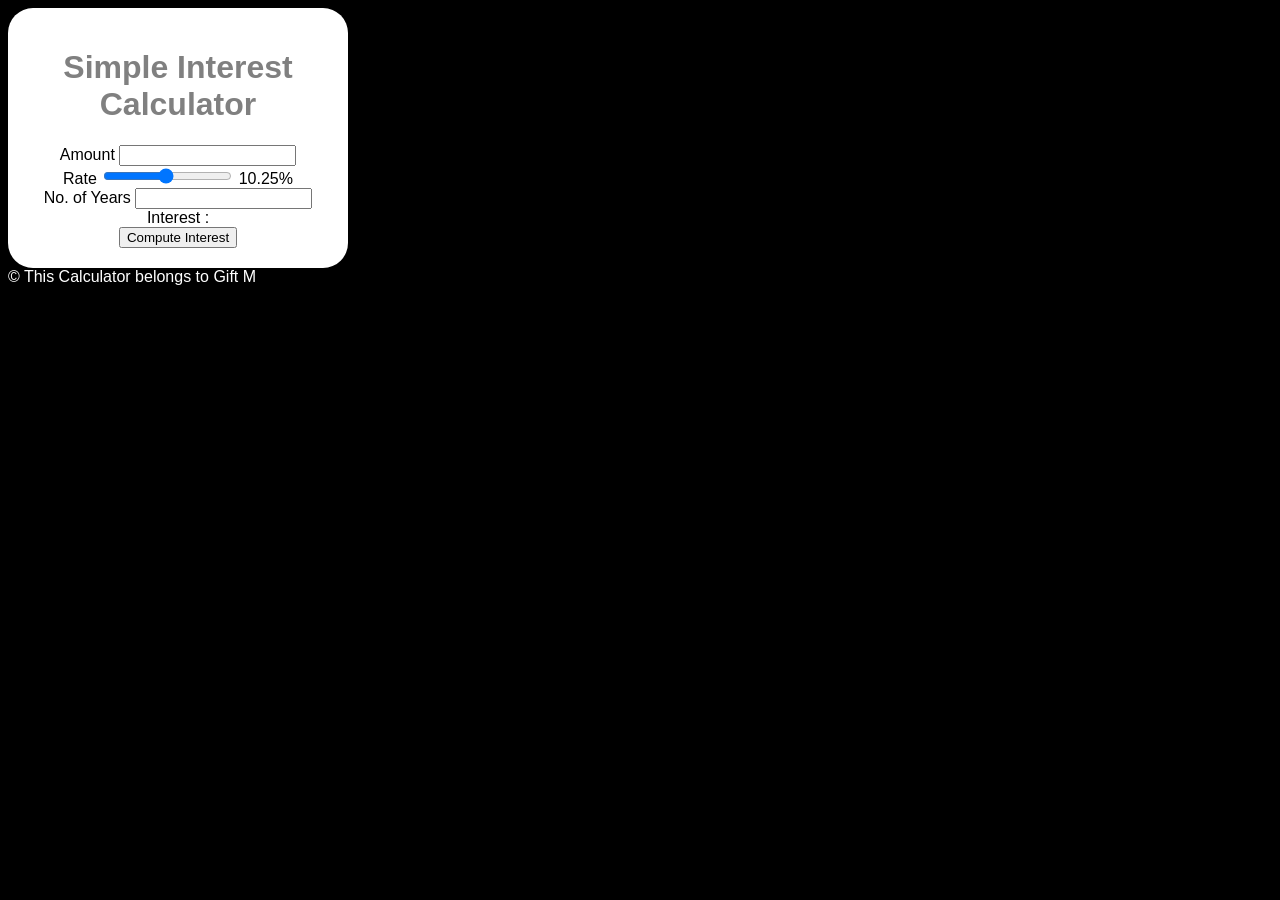
<file: simple-interest-calculator/index.html>
<!DOCTYPE html>

<html lang="en">
    <head>
    
    <link rel="stylesheet" href="style.css">
    <meta charset="UTF-8">
    <meta name="viewport" content="width=device-width, initial-scale=1.0">
    <title>Simple Interest Calculator</title>
    </head>
    <body>
        <div class="maindiv">
            
        <h1>Simple Interest Calculator</h1> <!-- Calculator title-->

        Amount <input type="number"  id="principal">  <br/> <!-- User Amount input-->

        Rate <input type="range" id="rate_slider" min="1" max="20" value="10.25" step="0.25" > <!-- Rate Slider-->
        <span id="rate_value"> 10.25</span>%  <br/>

        No. of Years <input type="number"  id="years" list="choice"> <!-- Years Input-->
        <datalist id="choice">
            <option value="1"></option>
            <option value="2"></option>
            <option value="3"></option>
            <option value="4"></option>
            <option value="5"></option>
            <option value="6"></option>
            <option value="7"></option>
            <option value="8"></option>
            <option value="9"></option>
            <option value="10"></option>
        </datalist>
        <br/>
        Interest : <span id="result"></span><br> <!-- Show result of interest-->

        <button onclick="compute()">Compute Interest</button> <!-- S.I calculation button-->
        <span id="result"></span>
        </div> 

        <footer>
            &#169; This Calculator belongs to Gift M
        </footer>
        <script src="script.js"></script>
    </body>
</html>
</file>
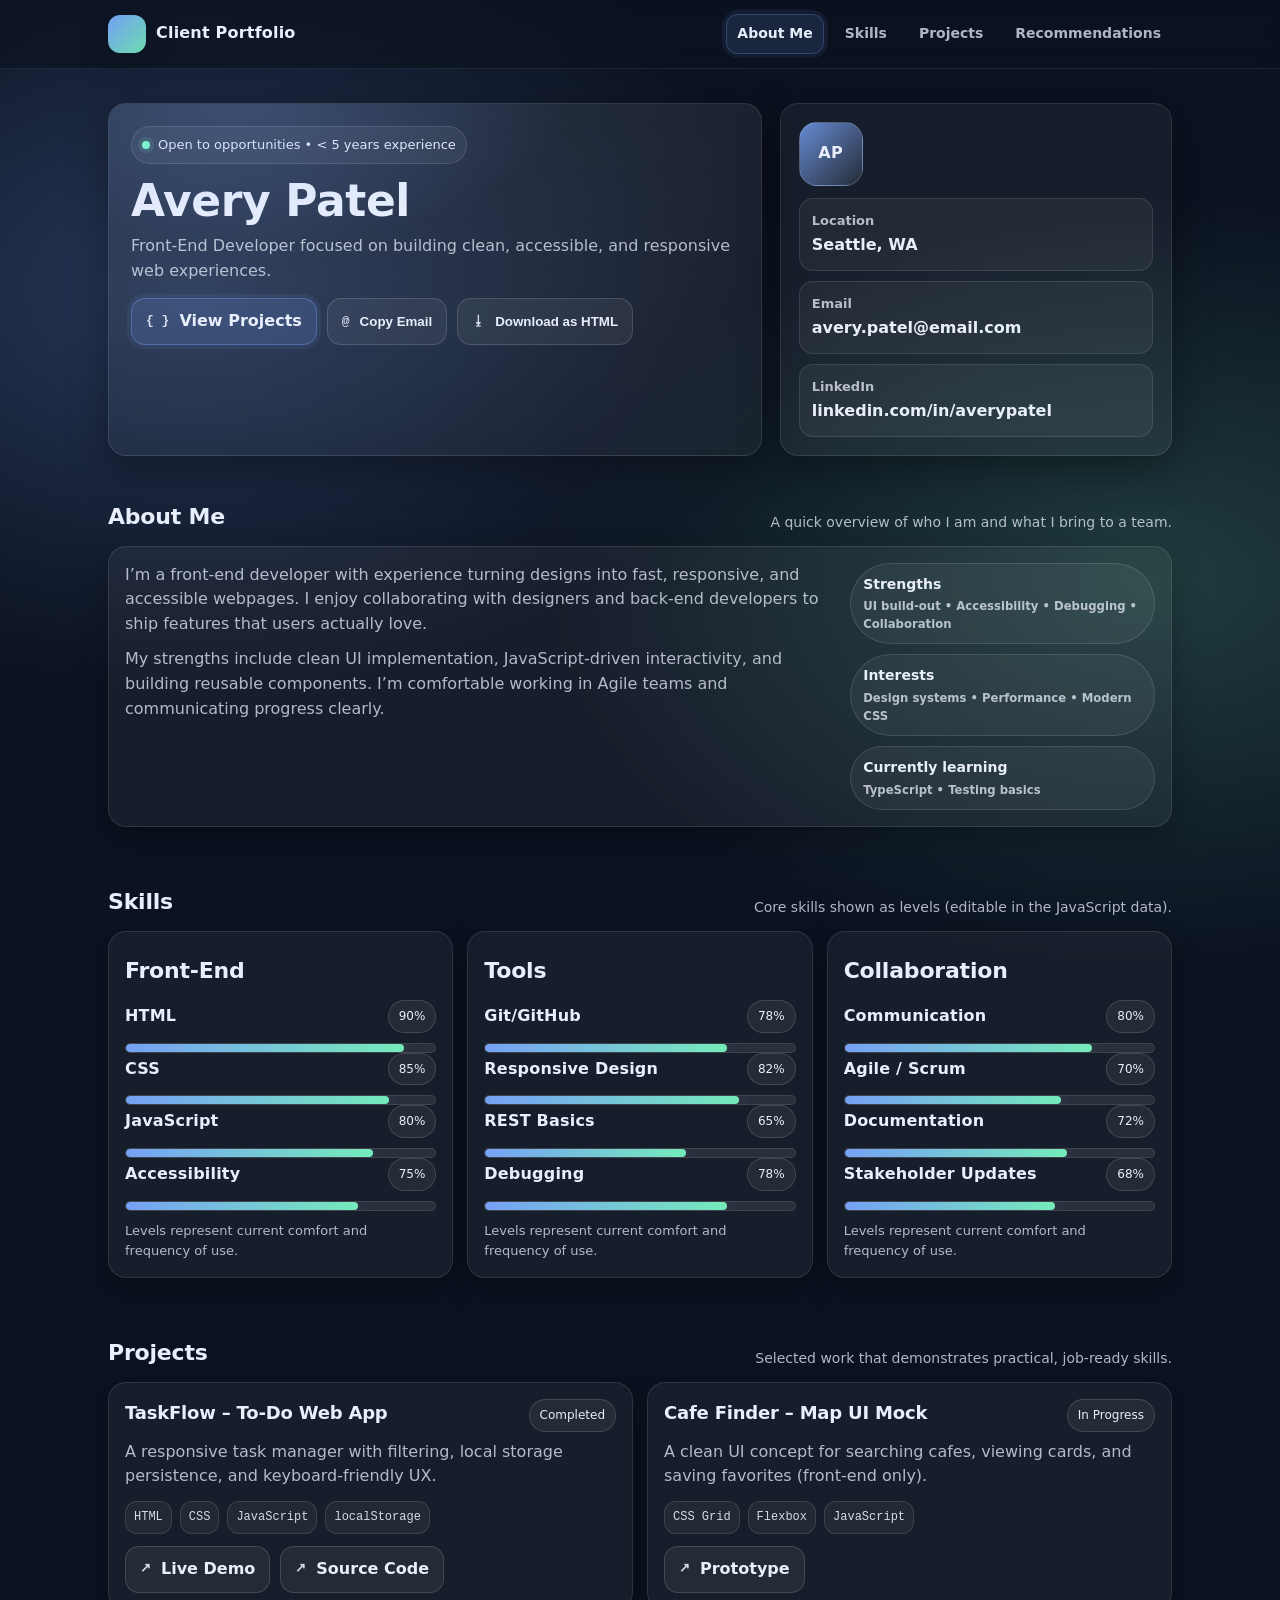
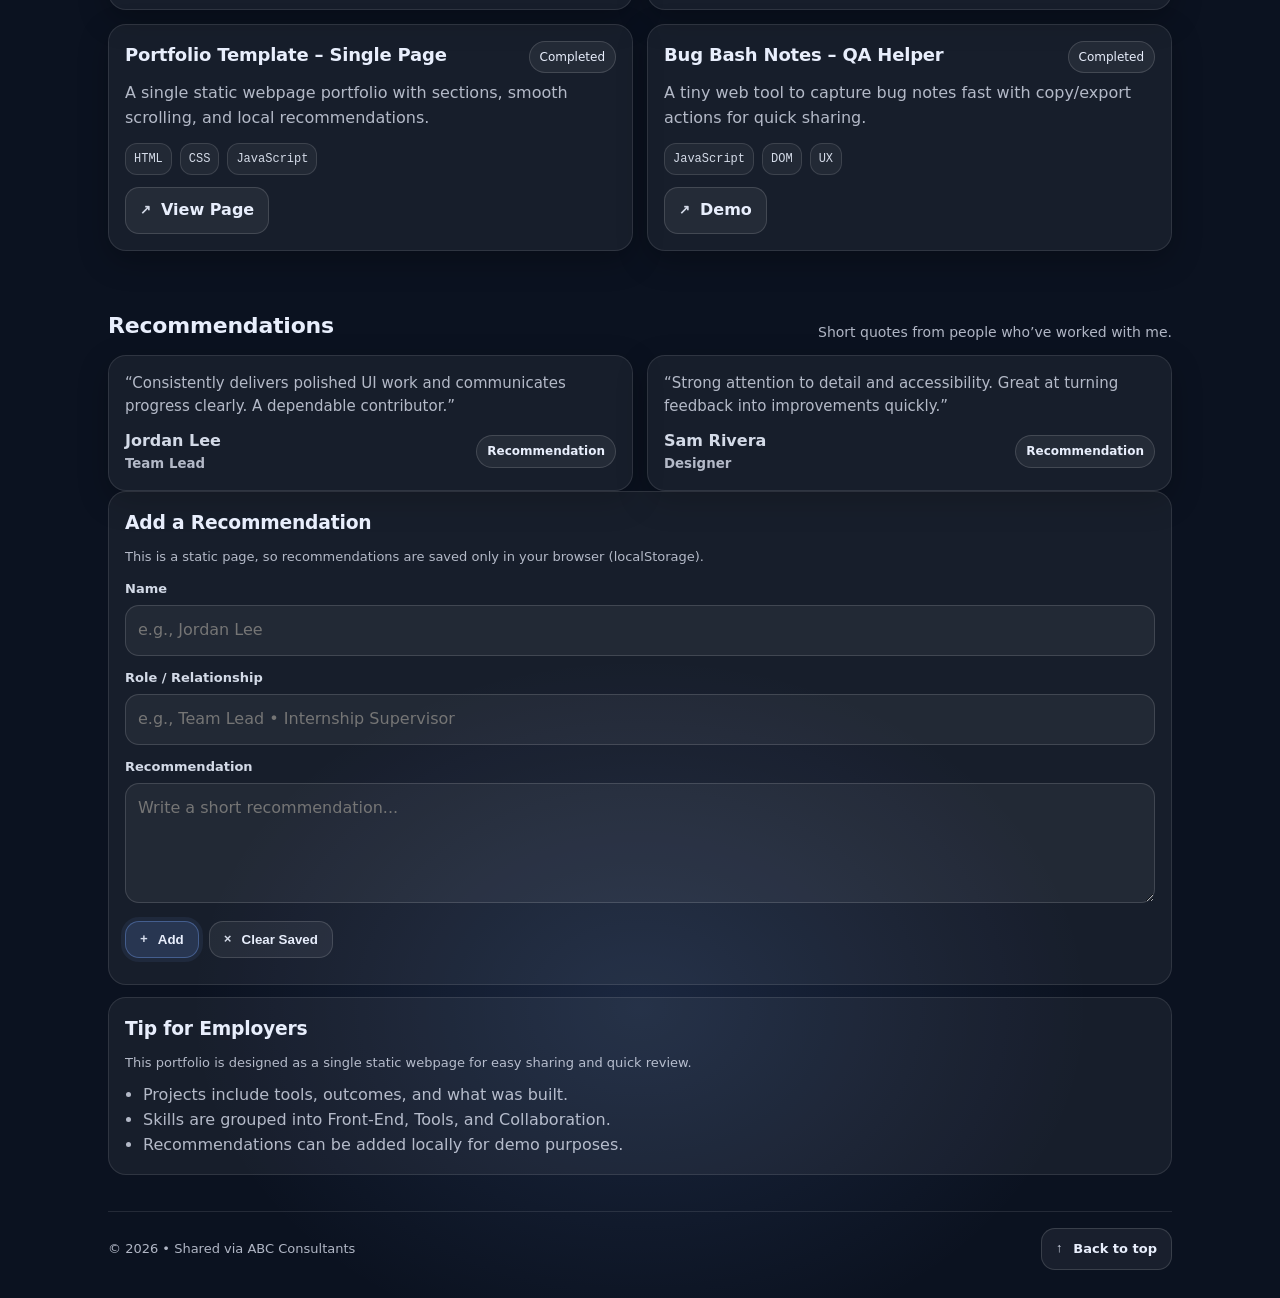
<file: sample_folder.html>
<!DOCTYPE html>
<html lang="en">
<head>
  <meta charset="utf-8" />
  <meta name="viewport" content="width=device-width,initial-scale=1" />
  <title>Client Portfolio | ABC Consultants</title>
  <style>
    :root{
      --bg: #0b1220;
      --card: rgba(255,255,255,.06);
      --card2: rgba(255,255,255,.10);
      --text: #e8eefc;
      --muted: rgba(232,238,252,.75);
      --accent: #7aa7ff;
      --accent2:#7dffc8;
      --ring: rgba(122,167,255,.35);
      --shadow: 0 12px 40px rgba(0,0,0,.35);
      --radius: 18px;
      --radius2: 14px;
      --max: 1100px;
      --mono: ui-monospace, SFMono-Regular, Menlo, Monaco, Consolas, "Liberation Mono", "Courier New", monospace;
      --sans: ui-sans-serif, system-ui, -apple-system, Segoe UI, Roboto, Helvetica, Arial, "Apple Color Emoji","Segoe UI Emoji";
    }

    *{ box-sizing:border-box; }
    html{ scroll-behavior:smooth; }
    body{
      margin:0;
      font-family: var(--sans);
      background:
        radial-gradient(1200px 800px at 15% 10%, rgba(122,167,255,.25), transparent 50%),
        radial-gradient(1100px 700px at 90% 20%, rgba(125,255,200,.18), transparent 55%),
        radial-gradient(900px 700px at 50% 90%, rgba(122,167,255,.14), transparent 50%),
        var(--bg);
      color: var(--text);
      line-height:1.55;
    }

    /* Top nav */
    .nav{
      position:sticky;
      top:0;
      z-index:50;
      backdrop-filter: blur(10px);
      background: rgba(11,18,32,.65);
      border-bottom: 1px solid rgba(255,255,255,.08);
    }
    .nav-inner{
      max-width: var(--max);
      margin: 0 auto;
      padding: 14px 18px;
      display:flex;
      align-items:center;
      justify-content:space-between;
      gap:14px;
    }
    .brand{
      display:flex; align-items:center; gap:10px;
      text-decoration:none; color:var(--text);
      font-weight:700;
      letter-spacing:.2px;
      white-space:nowrap;
    }
    .logo{
      width:38px; height:38px; border-radius:12px;
      background: linear-gradient(135deg, rgba(122,167,255,.95), rgba(125,255,200,.85));
      box-shadow: 0 10px 30px rgba(0,0,0,.25);
    }
    .links{
      display:flex; align-items:center; gap:10px;
      flex-wrap:wrap;
      justify-content:flex-end;
    }
    .links a{
      text-decoration:none;
      color: var(--muted);
      padding: 8px 10px;
      border-radius: 12px;
      border: 1px solid transparent;
      transition: .2s ease;
      font-weight:600;
      font-size: 14px;
    }
    .links a:hover{
      color: var(--text);
      background: rgba(255,255,255,.06);
      border-color: rgba(255,255,255,.10);
    }
    .links a.active{
      color: var(--text);
      background: rgba(122,167,255,.14);
      border-color: rgba(122,167,255,.25);
      box-shadow: 0 0 0 4px rgba(122,167,255,.08);
    }

    /* Layout */
    header, section, footer{
      max-width: var(--max);
      margin: 0 auto;
      padding: 26px 18px;
    }

    /* Hero */
    .hero{
      padding-top: 34px;
      padding-bottom: 12px;
      display:grid;
      grid-template-columns: 1.25fr .75fr;
      gap: 18px;
      align-items: stretch;
    }
    .hero-card{
      background: linear-gradient(180deg, rgba(255,255,255,.07), rgba(255,255,255,.04));
      border: 1px solid rgba(255,255,255,.10);
      border-radius: var(--radius);
      box-shadow: var(--shadow);
      padding: 22px;
      position: relative;
      overflow:hidden;
    }
    .hero-card::before{
      content:"";
      position:absolute;
      inset:-2px;
      background: radial-gradient(600px 260px at 20% 0%, rgba(122,167,255,.22), transparent 55%);
      pointer-events:none;
    }
    .tag{
      display:inline-flex;
      align-items:center;
      gap:8px;
      padding: 8px 10px;
      border-radius: 999px;
      font-size: 13px;
      color: var(--text);
      border: 1px solid rgba(255,255,255,.12);
      background: rgba(255,255,255,.06);
      width: fit-content;
    }
    .dot{
      width:8px; height:8px; border-radius:99px;
      background: var(--accent2);
      box-shadow: 0 0 0 4px rgba(125,255,200,.12);
    }
    h1{
      margin: 12px 0 8px;
      font-size: clamp(28px, 4vw, 44px);
      line-height:1.15;
      letter-spacing:-.4px;
    }
    .subtitle{
      color: var(--muted);
      font-size: 16px;
      max-width: 60ch;
      margin: 0 0 14px;
    }
    .hero-actions{
      display:flex;
      flex-wrap:wrap;
      gap:10px;
      margin-top: 14px;
    }
    .btn{
      display:inline-flex;
      align-items:center;
      justify-content:center;
      gap:10px;
      padding: 10px 14px;
      border-radius: 14px;
      border: 1px solid rgba(255,255,255,.14);
      background: rgba(255,255,255,.06);
      color: var(--text);
      text-decoration:none;
      font-weight:700;
      transition:.2s ease;
      cursor:pointer;
      user-select:none;
    }
    .btn:hover{
      transform: translateY(-1px);
      border-color: rgba(255,255,255,.22);
      background: rgba(255,255,255,.10);
    }
    .btn.primary{
      border-color: rgba(122,167,255,.35);
      background: rgba(122,167,255,.18);
      box-shadow: 0 0 0 4px rgba(122,167,255,.08);
    }
    .btn.primary:hover{
      background: rgba(122,167,255,.24);
    }
    .btn .icon{
      font-family: var(--mono);
      font-size: 13px;
      opacity:.9;
    }

    .profile{
      display:flex;
      flex-direction:column;
      gap:12px;
    }
    .profile-card{
      background: rgba(255,255,255,.05);
      border: 1px solid rgba(255,255,255,.10);
      border-radius: var(--radius);
      box-shadow: var(--shadow);
      padding: 18px;
      height:100%;
    }
    .avatar{
      width: 64px; height:64px;
      border-radius: 18px;
      background: linear-gradient(135deg, rgba(122,167,255,.8), rgba(255,255,255,.06));
      border: 1px solid rgba(255,255,255,.16);
      display:flex; align-items:center; justify-content:center;
      font-weight:900;
      letter-spacing:.5px;
      margin-bottom: 12px;
    }
    .meta{
      display:grid;
      grid-template-columns: 1fr;
      gap: 10px;
      margin-top: 10px;
    }
    .meta-item{
      padding: 12px;
      border-radius: var(--radius2);
      background: rgba(255,255,255,.05);
      border: 1px solid rgba(255,255,255,.10);
    }
    .meta-item b{ display:block; font-size: 13px; color: var(--muted); margin-bottom: 2px; }
    .meta-item span{ font-weight:700; }

    /* Sections */
    .section-title{
      display:flex;
      align-items:flex-end;
      justify-content:space-between;
      gap:12px;
      margin: 6px 0 12px;
    }
    .section-title h2{
      margin:0;
      font-size: 22px;
      letter-spacing: -.2px;
    }
    .section-title p{
      margin:0;
      color: var(--muted);
      font-size: 14px;
      max-width: 62ch;
    }

    .grid{
      display:grid;
      grid-template-columns: repeat(12, 1fr);
      gap: 14px;
    }
    .card{
      background: rgba(255,255,255,.05);
      border: 1px solid rgba(255,255,255,.10);
      border-radius: var(--radius);
      padding: 16px;
      box-shadow: 0 10px 30px rgba(0,0,0,.25);
    }

    /* About */
    #about .card{
      grid-column: span 12;
      display:grid;
      grid-template-columns: 1.4fr .6fr;
      gap: 14px;
      align-items:start;
    }
    .about-text p{ margin:0 0 10px; color: var(--muted); }
    .about-highlights{
      display:grid;
      gap:10px;
    }
    .pill{
      border-radius: 999px;
      padding: 10px 12px;
      font-size: 14px;
      font-weight:700;
      border: 1px solid rgba(255,255,255,.12);
      background: rgba(255,255,255,.05);
    }
    .pill small{ display:block; color: var(--muted); font-weight:600; margin-top:2px; }

    /* Skills */
    #skills .card{
      grid-column: span 4;
    }
    .skill{
      display:flex;
      align-items:center;
      justify-content:space-between;
      gap: 10px;
      margin-bottom: 10px;
    }
    .skill:last-child{ margin-bottom:0; }
    .skill-name{
      font-weight:800;
      letter-spacing:.2px;
    }
    .skill-bar{
      height: 10px;
      border-radius: 999px;
      background: rgba(255,255,255,.08);
      border: 1px solid rgba(255,255,255,.10);
      overflow:hidden;
      margin-top: 8px;
    }
    .skill-bar > span{
      display:block;
      height:100%;
      width: 0%;
      border-radius: 999px;
      background: linear-gradient(90deg, rgba(122,167,255,.95), rgba(125,255,200,.90));
      box-shadow: 0 0 18px rgba(122,167,255,.25);
      transition: width 900ms ease;
    }
    .skill-note{
      margin-top: 10px;
      color: var(--muted);
      font-size: 13px;
    }

    /* Projects */
    #projects .card{
      grid-column: span 6;
      position:relative;
      overflow:hidden;
    }
    .project-top{
      display:flex;
      align-items:flex-start;
      justify-content:space-between;
      gap:10px;
      margin-bottom: 8px;
    }
    .project-top h3{
      margin:0;
      font-size: 18px;
      letter-spacing: -.2px;
    }
    .badge{
      font-size: 12px;
      padding: 6px 10px;
      border-radius: 999px;
      border: 1px solid rgba(255,255,255,.14);
      background: rgba(255,255,255,.06);
      color: var(--text);
      white-space:nowrap;
    }
    .project-desc{
      margin: 0 0 12px;
      color: var(--muted);
    }
    .chips{
      display:flex;
      flex-wrap:wrap;
      gap:8px;
      margin-bottom: 12px;
    }
    .chip{
      font-family: var(--mono);
      font-size: 12px;
      padding: 6px 8px;
      border-radius: 12px;
      border: 1px solid rgba(255,255,255,.12);
      background: rgba(255,255,255,.05);
      color: rgba(232,238,252,.9);
    }
    .project-links{
      display:flex;
      flex-wrap:wrap;
      gap:10px;
    }

    /* Recommendations */
    #recommendations .card{
      grid-column: span 6;
    }
    .quote{
      margin:0;
      color: var(--muted);
      font-size: 15px;
    }
    .quote::before{ content:"“"; }
    .quote::after{ content:"”"; }
    .who{
      margin-top: 10px;
      display:flex;
      align-items:center;
      justify-content:space-between;
      gap:10px;
      color: rgba(232,238,252,.9);
      font-weight:800;
    }
    .who small{
      display:block;
      font-weight:600;
      color: var(--muted);
    }

    /* Add Recommendation form */
    .form{
      grid-column: span 12;
      display:grid;
      grid-template-columns: 1fr 1fr;
      gap: 12px;
      align-items:start;
    }
    .form .card{ box-shadow: none; }
    label{
      display:block;
      font-size: 13px;
      font-weight:800;
      color: rgba(232,238,252,.9);
      margin: 0 0 6px;
    }
    input, textarea{
      width:100%;
      padding: 12px;
      border-radius: 14px;
      border: 1px solid rgba(255,255,255,.14);
      background: rgba(255,255,255,.05);
      color: var(--text);
      outline:none;
      transition: .2s ease;
      font: inherit;
    }
    textarea{ min-height: 120px; resize: vertical; }
    input:focus, textarea:focus{
      border-color: rgba(122,167,255,.55);
      box-shadow: 0 0 0 4px rgba(122,167,255,.12);
    }
    .form-actions{
      display:flex;
      gap:10px;
      flex-wrap:wrap;
      margin-top: 10px;
    }
    .hint{
      color: var(--muted);
      font-size: 13px;
      margin: 10px 0 0;
    }

    /* Footer */
    footer{
      padding-top: 10px;
      padding-bottom: 28px;
      color: var(--muted);
      font-size: 13px;
    }
    .footer-row{
      display:flex;
      align-items:center;
      justify-content:space-between;
      gap: 10px;
      flex-wrap:wrap;
      border-top: 1px solid rgba(255,255,255,.10);
      padding-top: 16px;
    }

    /* Responsive */
    @media (max-width: 920px){
      .hero{ grid-template-columns: 1fr; }
      #about .card{ grid-template-columns: 1fr; }
      #skills .card{ grid-column: span 6; }
      #projects .card{ grid-column: span 12; }
      #recommendations .card{ grid-column: span 12; }
      .form{ grid-template-columns: 1fr; }
    }
    @media (max-width: 520px){
      #skills .card{ grid-column: span 12; }
    }
  </style>
</head>

<body>
  <!-- Sticky Nav -->
  <nav class="nav">
    <div class="nav-inner">
      <a class="brand" href="#top">
        <span class="logo" aria-hidden="true"></span>
        <span>Client Portfolio</span>
      </a>
      <div class="links" id="navLinks">
        <a href="#about">About Me</a>
        <a href="#skills">Skills</a>
        <a href="#projects">Projects</a>
        <a href="#recommendations">Recommendations</a>
      </div>
    </div>
  </nav>

  <!-- Hero -->
  <header id="top" class="hero">
    <div class="hero-card">
      <div class="tag"><span class="dot" aria-hidden="true"></span><span>Open to opportunities • &lt; 5 years experience</span></div>
      <h1 id="clientName">Avery Patel</h1>
      <p class="subtitle" id="headline">
        Front-End Developer focused on building clean, accessible, and responsive web experiences.
      </p>

      <div class="hero-actions">
        <a class="btn primary" href="#projects"><span class="icon">{ }</span>View Projects</a>
        <button class="btn" id="copyEmailBtn" type="button"><span class="icon">@</span>Copy Email</button>
        <button class="btn" id="downloadBtn" type="button"><span class="icon">⭳</span>Download as HTML</button>
      </div>
      <p class="hint" id="copyHint" aria-live="polite"></p>
    </div>

    <div class="profile">
      <div class="profile-card">
        <div class="avatar" id="avatar">AP</div>
        <div class="meta">
          <div class="meta-item">
            <b>Location</b>
            <span id="location">Seattle, WA</span>
          </div>
          <div class="meta-item">
            <b>Email</b>
            <span id="email">avery.patel@email.com</span>
          </div>
          <div class="meta-item">
            <b>LinkedIn</b>
            <span id="linkedin">linkedin.com/in/averypatel</span>
          </div>
        </div>
      </div>
    </div>
  </header>

  <!-- About -->
  <section id="about">
    <div class="section-title">
      <h2>About Me</h2>
      <p>A quick overview of who I am and what I bring to a team.</p>
    </div>

    <div class="grid">
      <div class="card">
        <div class="about-text">
          <p id="aboutParagraph1">
            I’m a front-end developer with experience turning designs into fast, responsive, and accessible webpages.
            I enjoy collaborating with designers and back-end developers to ship features that users actually love.
          </p>
          <p id="aboutParagraph2">
            My strengths include clean UI implementation, JavaScript-driven interactivity, and building reusable components.
            I’m comfortable working in Agile teams and communicating progress clearly.
          </p>
        </div>

        <div class="about-highlights">
          <div class="pill">
            Strengths
            <small id="strengths">UI build-out • Accessibility • Debugging • Collaboration</small>
          </div>
          <div class="pill">
            Interests
            <small id="interests">Design systems • Performance • Modern CSS</small>
          </div>
          <div class="pill">
            Currently learning
            <small id="learning">TypeScript • Testing basics</small>
          </div>
        </div>
      </div>
    </div>
  </section>

  <!-- Skills -->
  <section id="skills">
    <div class="section-title">
      <h2>Skills</h2>
      <p>Core skills shown as levels (editable in the JavaScript data).</p>
    </div>

    <div class="grid" id="skillsGrid">
      <!-- JS renders skill cards here -->
    </div>
  </section>

  <!-- Projects -->
  <section id="projects">
    <div class="section-title">
      <h2>Projects</h2>
      <p>Selected work that demonstrates practical, job-ready skills.</p>
    </div>

    <div class="grid" id="projectsGrid">
      <!-- JS renders projects here -->
    </div>
  </section>

  <!-- Recommendations -->
  <section id="recommendations">
    <div class="section-title">
      <h2>Recommendations</h2>
      <p>Short quotes from people who’ve worked with me.</p>
    </div>

    <div class="grid" id="recsGrid">
      <!-- JS renders recommendation cards here -->
    </div>

    <div class="grid form">
      <div class="card">
        <h3 style="margin:0 0 10px; letter-spacing:-.2px;">Add a Recommendation</h3>
        <p class="hint" style="margin-top:0;">
          This is a static page, so recommendations are saved only in your browser (localStorage).
        </p>

        <div style="margin-top:12px;">
          <label for="recName">Name</label>
          <input id="recName" placeholder="e.g., Jordan Lee" autocomplete="name" />
        </div>

        <div style="margin-top:12px;">
          <label for="recRole">Role / Relationship</label>
          <input id="recRole" placeholder="e.g., Team Lead • Internship Supervisor" />
        </div>

        <div style="margin-top:12px;">
          <label for="recText">Recommendation</label>
          <textarea id="recText" placeholder="Write a short recommendation..."></textarea>
        </div>

        <div class="form-actions">
          <button class="btn primary" id="addRecBtn" type="button"><span class="icon">+</span>Add</button>
          <button class="btn" id="clearRecsBtn" type="button"><span class="icon">×</span>Clear Saved</button>
        </div>

        <p class="hint" id="recHint" aria-live="polite"></p>
      </div>

      <div class="card">
        <h3 style="margin:0 0 10px; letter-spacing:-.2px;">Tip for Employers</h3>
        <p class="hint" style="margin-top:0;">
          This portfolio is designed as a single static webpage for easy sharing and quick review.
        </p>
        <ul style="margin:10px 0 0; padding-left: 18px; color: var(--muted);">
          <li>Projects include tools, outcomes, and what was built.</li>
          <li>Skills are grouped into Front-End, Tools, and Collaboration.</li>
          <li>Recommendations can be added locally for demo purposes.</li>
        </ul>
      </div>
    </div>
  </section>

  <footer>
    <div class="footer-row">
      <div>© <span id="year"></span> • Shared via ABC Consultants</div>
      <div style="display:flex; gap:10px; flex-wrap:wrap;">
        <a class="btn" href="#top"><span class="icon">↑</span>Back to top</a>
      </div>
    </div>
  </footer>

  <script>
    // =========================
    // 1) EDIT THIS DATA
    // =========================
    const portfolio = {
      name: "Avery Patel",
      headline: "Front-End Developer focused on building clean, accessible, and responsive web experiences.",
      location: "Seattle, WA",
      email: "avery.patel@email.com",
      linkedin: "linkedin.com/in/averypatel",
      about: [
        "I’m a front-end developer with experience turning designs into fast, responsive, and accessible webpages. I enjoy collaborating with designers and back-end developers to ship features that users actually love.",
        "My strengths include clean UI implementation, JavaScript-driven interactivity, and building reusable components. I’m comfortable working in Agile teams and communicating progress clearly."
      ],
      highlights: {
        strengths: "UI build-out • Accessibility • Debugging • Collaboration",
        interests: "Design systems • Performance • Modern CSS",
        learning: "TypeScript • Testing basics"
      },
      skills: [
        { group: "Front-End", items: [
          { name: "HTML", level: 90 },
          { name: "CSS", level: 85 },
          { name: "JavaScript", level: 80 },
          { name: "Accessibility", level: 75 }
        ]},
        { group: "Tools", items: [
          { name: "Git/GitHub", level: 78 },
          { name: "Responsive Design", level: 82 },
          { name: "REST Basics", level: 65 },
          { name: "Debugging", level: 78 }
        ]},
        { group: "Collaboration", items: [
          { name: "Communication", level: 80 },
          { name: "Agile / Scrum", level: 70 },
          { name: "Documentation", level: 72 },
          { name: "Stakeholder Updates", level: 68 }
        ]}
      ],
      projects: [
        {
          title: "TaskFlow – To-Do Web App",
          status: "Completed",
          description: "A responsive task manager with filtering, local storage persistence, and keyboard-friendly UX.",
          tech: ["HTML", "CSS", "JavaScript", "localStorage"],
          links: [
            { label: "Live Demo", href: "#" },
            { label: "Source Code", href: "#" }
          ]
        },
        {
          title: "Cafe Finder – Map UI Mock",
          status: "In Progress",
          description: "A clean UI concept for searching cafes, viewing cards, and saving favorites (front-end only).",
          tech: ["CSS Grid", "Flexbox", "JavaScript"],
          links: [
            { label: "Prototype", href: "#" }
          ]
        },
        {
          title: "Portfolio Template – Single Page",
          status: "Completed",
          description: "A single static webpage portfolio with sections, smooth scrolling, and local recommendations.",
          tech: ["HTML", "CSS", "JavaScript"],
          links: [
            { label: "View Page", href: "#" }
          ]
        },
        {
          title: "Bug Bash Notes – QA Helper",
          status: "Completed",
          description: "A tiny web tool to capture bug notes fast with copy/export actions for quick sharing.",
          tech: ["JavaScript", "DOM", "UX"],
          links: [
            { label: "Demo", href: "#" }
          ]
        }
      ],
      defaultRecommendations: [
        {
          text: "Consistently delivers polished UI work and communicates progress clearly. A dependable contributor.",
          name: "Jordan Lee",
          role: "Team Lead"
        },
        {
          text: "Strong attention to detail and accessibility. Great at turning feedback into improvements quickly.",
          name: "Sam Rivera",
          role: "Designer"
        }
      ]
    };

    // =========================
    // 2) RENDERING HELPERS
    // =========================
    const $ = (sel) => document.querySelector(sel);
    const el = (tag, attrs = {}, children = []) => {
      const node = document.createElement(tag);
      Object.entries(attrs).forEach(([k,v]) => {
        if (k === "class") node.className = v;
        else if (k === "text") node.textContent = v;
        else node.setAttribute(k, v);
      });
      children.forEach(child => node.appendChild(child));
      return node;
    };

    function initials(name){
      return name.split(" ").slice(0,2).map(p => p[0]?.toUpperCase() || "").join("");
    }

    // =========================
    // 3) POPULATE HEADER / ABOUT
    // =========================
    function populateBasics(){
      $("#clientName").textContent = portfolio.name;
      $("#headline").textContent = portfolio.headline;
      $("#location").textContent = portfolio.location;
      $("#email").textContent = portfolio.email;
      $("#linkedin").textContent = portfolio.linkedin;

      $("#avatar").textContent = initials(portfolio.name);

      $("#aboutParagraph1").textContent = portfolio.about[0] || "";
      $("#aboutParagraph2").textContent = portfolio.about[1] || "";

      $("#strengths").textContent = portfolio.highlights.strengths;
      $("#interests").textContent = portfolio.highlights.interests;
      $("#learning").textContent = portfolio.highlights.learning;

      $("#year").textContent = new Date().getFullYear();
    }

    // =========================
    // 4) SKILLS
    // =========================
    function renderSkills(){
      const grid = $("#skillsGrid");
      grid.innerHTML = "";

      portfolio.skills.forEach(group => {
        const card = el("div", { class:"card" }, [
          el("div", { class:"section-title" }, [
            el("h2", { text: group.group }),
            el("p", { text: " " })
          ])
        ]);

        group.items.forEach(s => {
          const row = el("div", { class:"skill" }, [
            el("div", { class:"skill-name", text: s.name }),
            el("div", { class:"badge", text: `${s.level}%` })
          ]);

          const bar = el("div", { class:"skill-bar" }, [
            el("span", { "data-level": String(s.level) })
          ]);

          const wrap = el("div", {}, [row, bar]);
          card.appendChild(wrap);
        });

        const note = el("div", { class:"skill-note", text:"Levels represent current comfort and frequency of use." });
        card.appendChild(note);

        grid.appendChild(card);
      });

      // animate bars after paint
      requestAnimationFrame(() => {
        document.querySelectorAll(".skill-bar > span").forEach(span => {
          const lvl = span.getAttribute("data-level") || "0";
          span.style.width = `${lvl}%`;
        });
      });
    }

    // =========================
    // 5) PROJECTS
    // =========================
    function renderProjects(){
      const grid = $("#projectsGrid");
      grid.innerHTML = "";

      portfolio.projects.forEach(p => {
        const titleRow = el("div", { class:"project-top" }, [
          el("h3", { text: p.title }),
          el("span", { class:"badge", text: p.status })
        ]);

        const desc = el("p", { class:"project-desc", text: p.description });

        const chips = el("div", { class:"chips" }, p.tech.map(t => el("span", { class:"chip", text: t })));

        const links = el("div", { class:"project-links" }, (p.links || []).map(l =>
          el("a", { class:"btn", href: l.href, target: "_blank", rel:"noopener", }, [
            el("span", { class:"icon", text:"↗" }),
            el("span", { text: l.label })
          ])
        ));

        const card = el("div", { class:"card" }, [titleRow, desc, chips, links]);
        grid.appendChild(card);
      });
    }

    // =========================
    // 6) RECOMMENDATIONS (with localStorage)
    // =========================
    const RECS_KEY = "abc_portfolio_recommendations_v1";

    function loadRecs(){
      try{
        const raw = localStorage.getItem(RECS_KEY);
        if (!raw) return [];
        const parsed = JSON.parse(raw);
        return Array.isArray(parsed) ? parsed : [];
      }catch{
        return [];
      }
    }

    function saveRecs(recs){
      localStorage.setItem(RECS_KEY, JSON.stringify(recs));
    }

    function renderRecs(){
      const grid = $("#recsGrid");
      grid.innerHTML = "";

      const saved = loadRecs();
      const combined = [...portfolio.defaultRecommendations, ...saved];

      combined.forEach(r => {
        const card = el("div", { class:"card" }, [
          el("p", { class:"quote", text: r.text }),
          el("div", { class:"who" }, [
            el("div", {}, [
              el("div", { text: r.name }),
              el("small", { text: r.role })
            ]),
            el("span", { class:"badge", text:"Recommendation" })
          ])
        ]);
        grid.appendChild(card);
      });
    }

    function addRecommendation(){
      const name = $("#recName").value.trim();
      const role = $("#recRole").value.trim();
      const text = $("#recText").value.trim();
      const hint = $("#recHint");

      if (!name || !role || !text){
        hint.textContent = "Please fill in Name, Role, and Recommendation text.";
        return;
      }
      if (text.length < 20){
        hint.textContent = "Recommendation is a bit short—try at least 20 characters.";
        return;
      }

      const saved = loadRecs();
      saved.unshift({ name, role, text });
      saveRecs(saved);

      $("#recName").value = "";
      $("#recRole").value = "";
      $("#recText").value = "";
      hint.textContent = "Saved locally! (Only this browser will remember it.)";

      renderRecs();
    }

    function clearSavedRecs(){
      localStorage.removeItem(RECS_KEY);
      $("#recHint").textContent = "Cleared saved recommendations from this browser.";
      renderRecs();
    }

    // =========================
    // 7) NAV ACTIVE LINK (scroll spy)
    // =========================
    function setupScrollSpy(){
      const links = Array.from(document.querySelectorAll("#navLinks a"));
      const sections = links.map(a => document.querySelector(a.getAttribute("href")));

      const observer = new IntersectionObserver((entries) => {
        entries.forEach(entry => {
          if (entry.isIntersecting){
            links.forEach(l => l.classList.remove("active"));
            const id = "#" + entry.target.id;
            const match = links.find(l => l.getAttribute("href") === id);
            if (match) match.classList.add("active");
          }
        });
      }, { root: null, threshold: 0.35 });

      sections.forEach(s => s && observer.observe(s));
    }

    // =========================
    // 8) UTILS: COPY EMAIL + DOWNLOAD
    // =========================
    async function copyEmail(){
      const hint = $("#copyHint");
      try{
        await navigator.clipboard.writeText(portfolio.email);
        hint.textContent = "Email copied to clipboard.";
      }catch{
        hint.textContent = "Couldn’t copy automatically—please select and copy the email from the card.";
      }
      setTimeout(() => (hint.textContent = ""), 2500);
    }

    function downloadHTML(){
      const html = "<!DOCTYPE html>\n" + document.documentElement.outerHTML;
      const blob = new Blob([html], { type: "text/html;charset=utf-8" });
      const url = URL.createObjectURL(blob);
      const a = document.createElement("a");
      a.href = url;
      a.download = (portfolio.name || "portfolio").toLowerCase().replace(/\s+/g,"-") + ".html";
      document.body.appendChild(a);
      a.click();
      a.remove();
      URL.revokeObjectURL(url);
    }

    // =========================
    // INIT
    // =========================
    populateBasics();
    renderSkills();
    renderProjects();
    renderRecs();
    setupScrollSpy();

    $("#addRecBtn").addEventListener("click", addRecommendation);
    $("#clearRecsBtn").addEventListener("click", clearSavedRecs);
    $("#copyEmailBtn").addEventListener("click", copyEmail);
    $("#downloadBtn").addEventListener("click", downloadHTML);
  </script>
</body>
</html>
</file>
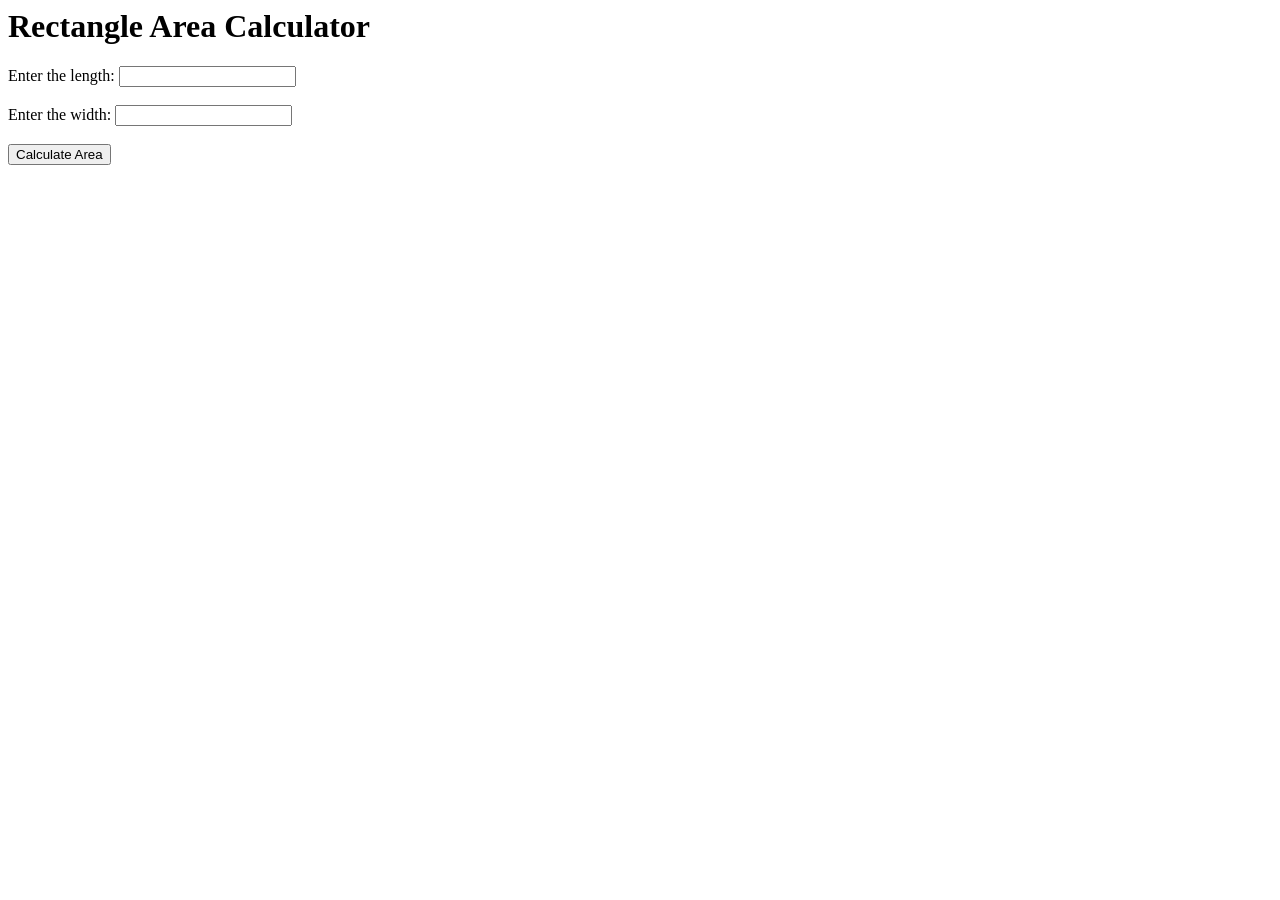
<file: calculateArea/calcualte_Area.html>
<html>
<head>
  <title>Rectangle Area Calculator</title>
</head>
<body>
  <h1>Rectangle Area Calculator</h1>
  <label for="length">Enter the length: </label>
  <input type="number" id="length"><br><br>

  <label for="width">Enter the width: </label>
  <input type="number" id="width"><br><br>

  <button onclick="calculateArea()">Calculate Area</button><br><br>

  <p id="result"></p>
<script src="./calculate_Area.js"></script>
</body>
</html>
</file>
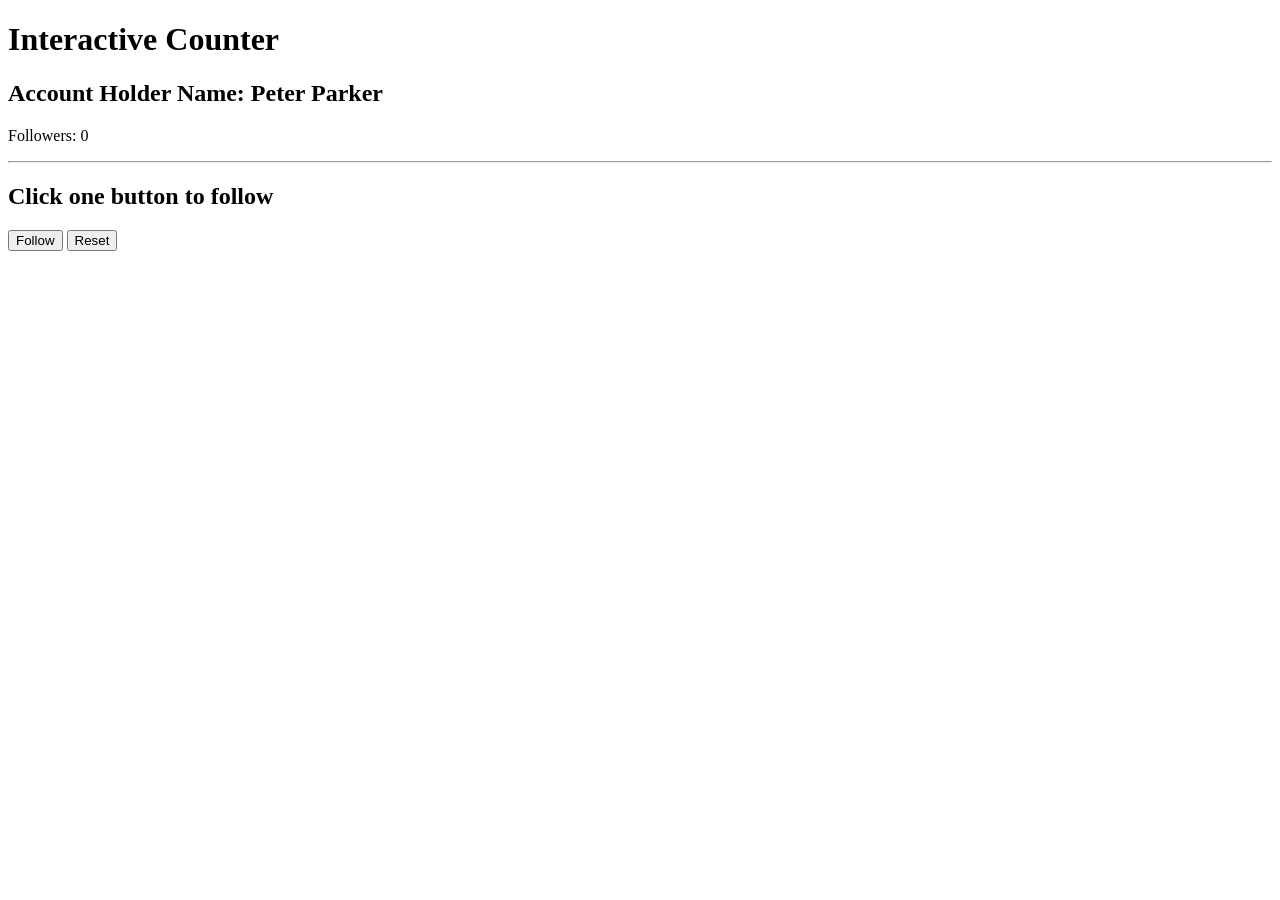
<file: FollowersCount/followers_count.html>
<!DOCTYPE html>
<html>
<head>
  <title>Interactive Counter</title>
</head>
<body>
  <h1>Interactive Counter</h1>
  <h2>Account Holder Name: Peter Parker</h2>
  <p>Followers: <span id="countDisplay">0</span></p>
  <hr>
  <h2>Click one button to follow</h2>
  <button onclick="increaseCount()">Follow</button>
  <button onclick="resetBtn()">Reset</button>
  <script src="./followers_count.js"></script>
</body>
</html>
</file>
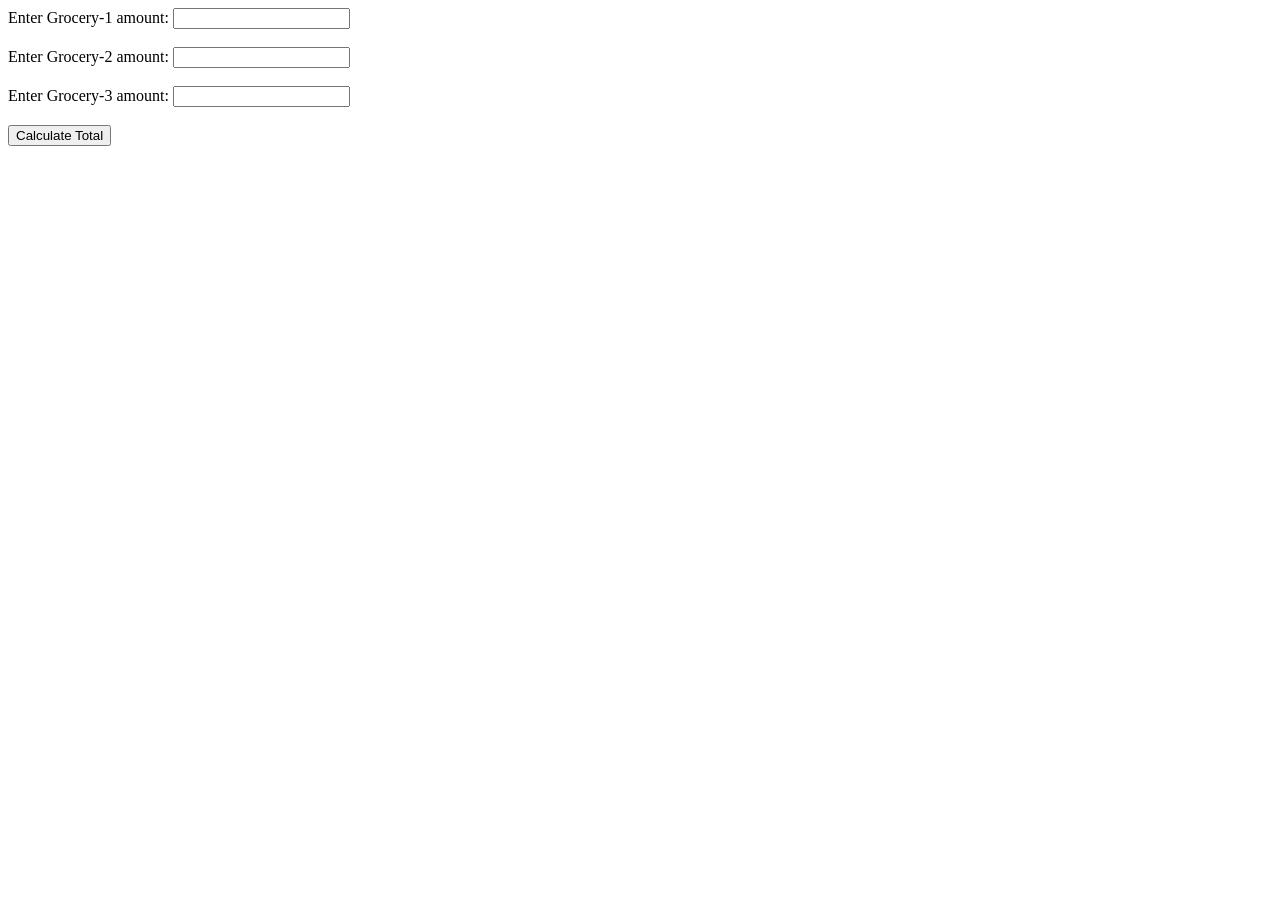
<file: grocery_Tracker/grocery_Tracker.html>
<!DOCTYPE html>
<html lang="en">
<head>
    <meta charset="UTF-8">
    <meta name="viewport" content="width=device-width, initial-scale=1.0">
    <title>grocery tracker</title>
</head>
<body>
    <label for="grocery 1">Enter Grocery-1 amount:</label>
    <input type="number" id="grocery1"> <br><br>

    <label for="grocery 2">Enter Grocery-2 amount:</label>
    <input type="number" id="grocery2"> <br><br>

    <label for="grocery 3">Enter Grocery-3 amount:</label>
    <input type="number" id="grocery3"> <br><br>

    <button onclick = "calculateTotal()">Calculate Total</button>
    <p id = "result"></p>

    <script src = "./grocery_Tracker.js"></script>
</body>
</html>
</file>
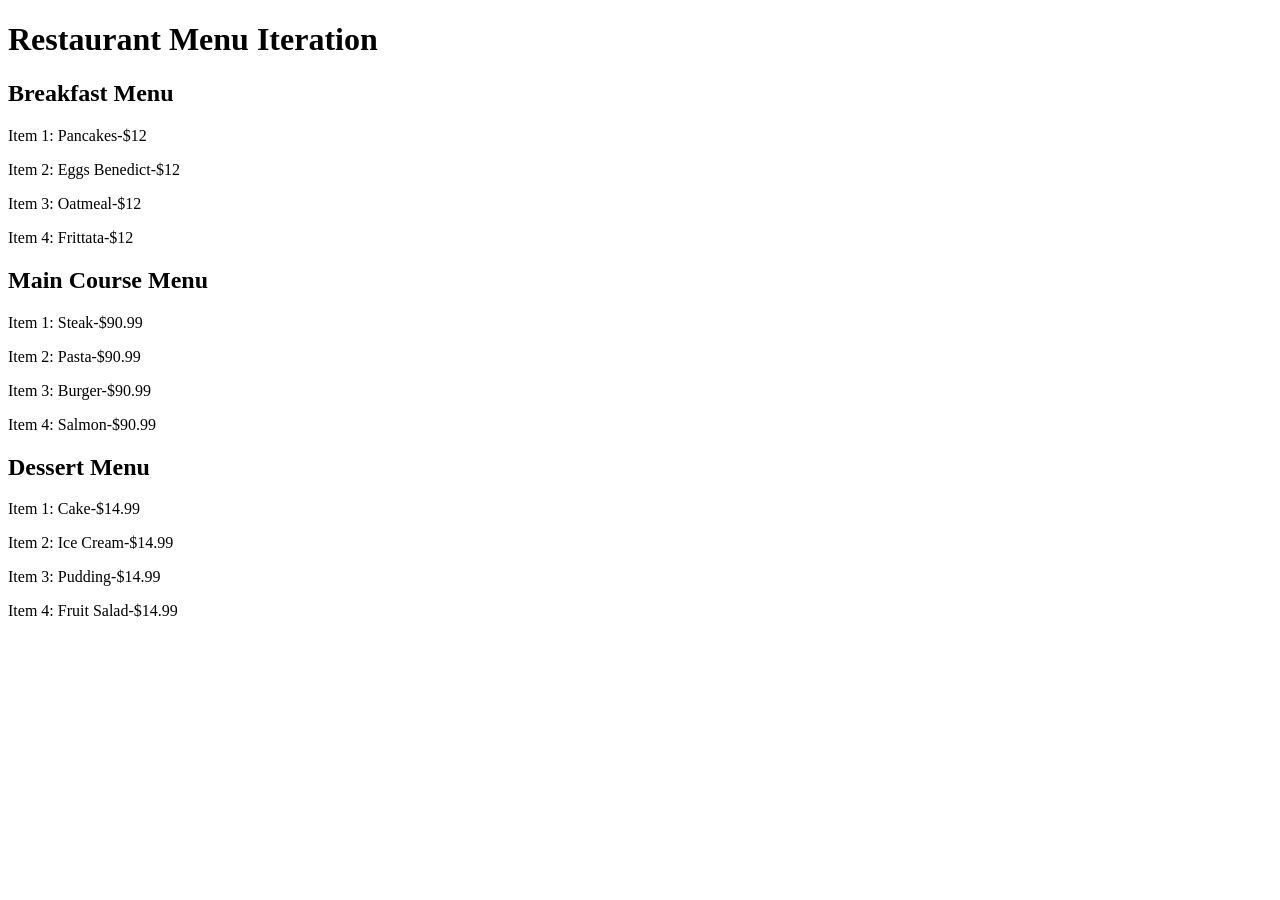
<file: restaurantMenu/restaurant_menu.html>
<!DOCTYPE html>
<html>
<head>
  <title>Restaurant Menu</title>
</head>
<body>
 <h1>Restaurant Menu Iteration</h1>
    <h2>Breakfast Menu</h2>
    <div id="breakfastTotalItems"></div>
    <div id="breakfastMenuItems"></div>

    <h2>Main Course Menu</h2>
    <div id="maincourseTotalItems"></div>
    <div id="maincourseMenuItems"></div>

    <h2>Dessert Menu</h2>
    <div id="dessertTotalItems"></div>
    <div id="dessertMenuItems"></div>
    <script src="./restaurant_menu.js"></script>
</body>
</html>
</file>
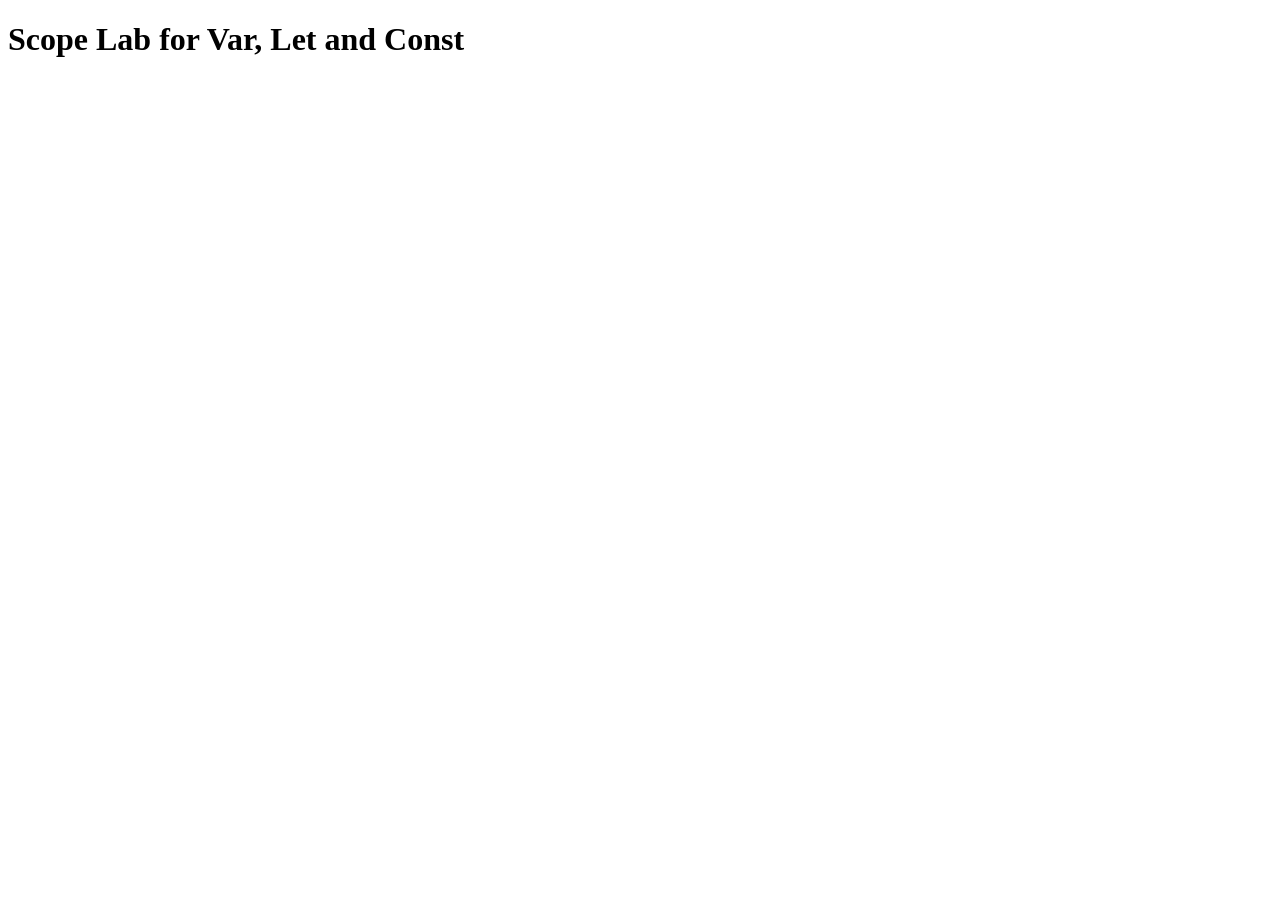
<file: Scope/scope_lab.html>
<!DOCTYPE html>
<html lang="en">
<head>
    <meta charset="UTF-8">
    <meta name="viewport" content="width=device-width, initial-scale=1.0">
    <title>Scoped Variables</title>
</head>
<body>
    <h1>Scope Lab for Var, Let and Const</h1>
    </h1>
    <script src="./scope_lab.js"></script>
</body>
</html>
</file>
<file: simple-interest-calculator/style.css>
body {
    background-color:rgb(0, 0, 0);
    font-family: Arial, Helvetica, sans-serif;
    color: white;
}
h1{
    color:gray;
    font-family: Verdana, Geneva, Tahoma, sans-serif;
}

.maindiv{
    background-color: white;
    color: black;
    width: 300px;
    padding: 20px;
    border-radius: 25px;
    text-align: center;
    place-self: center;
}
</file>
